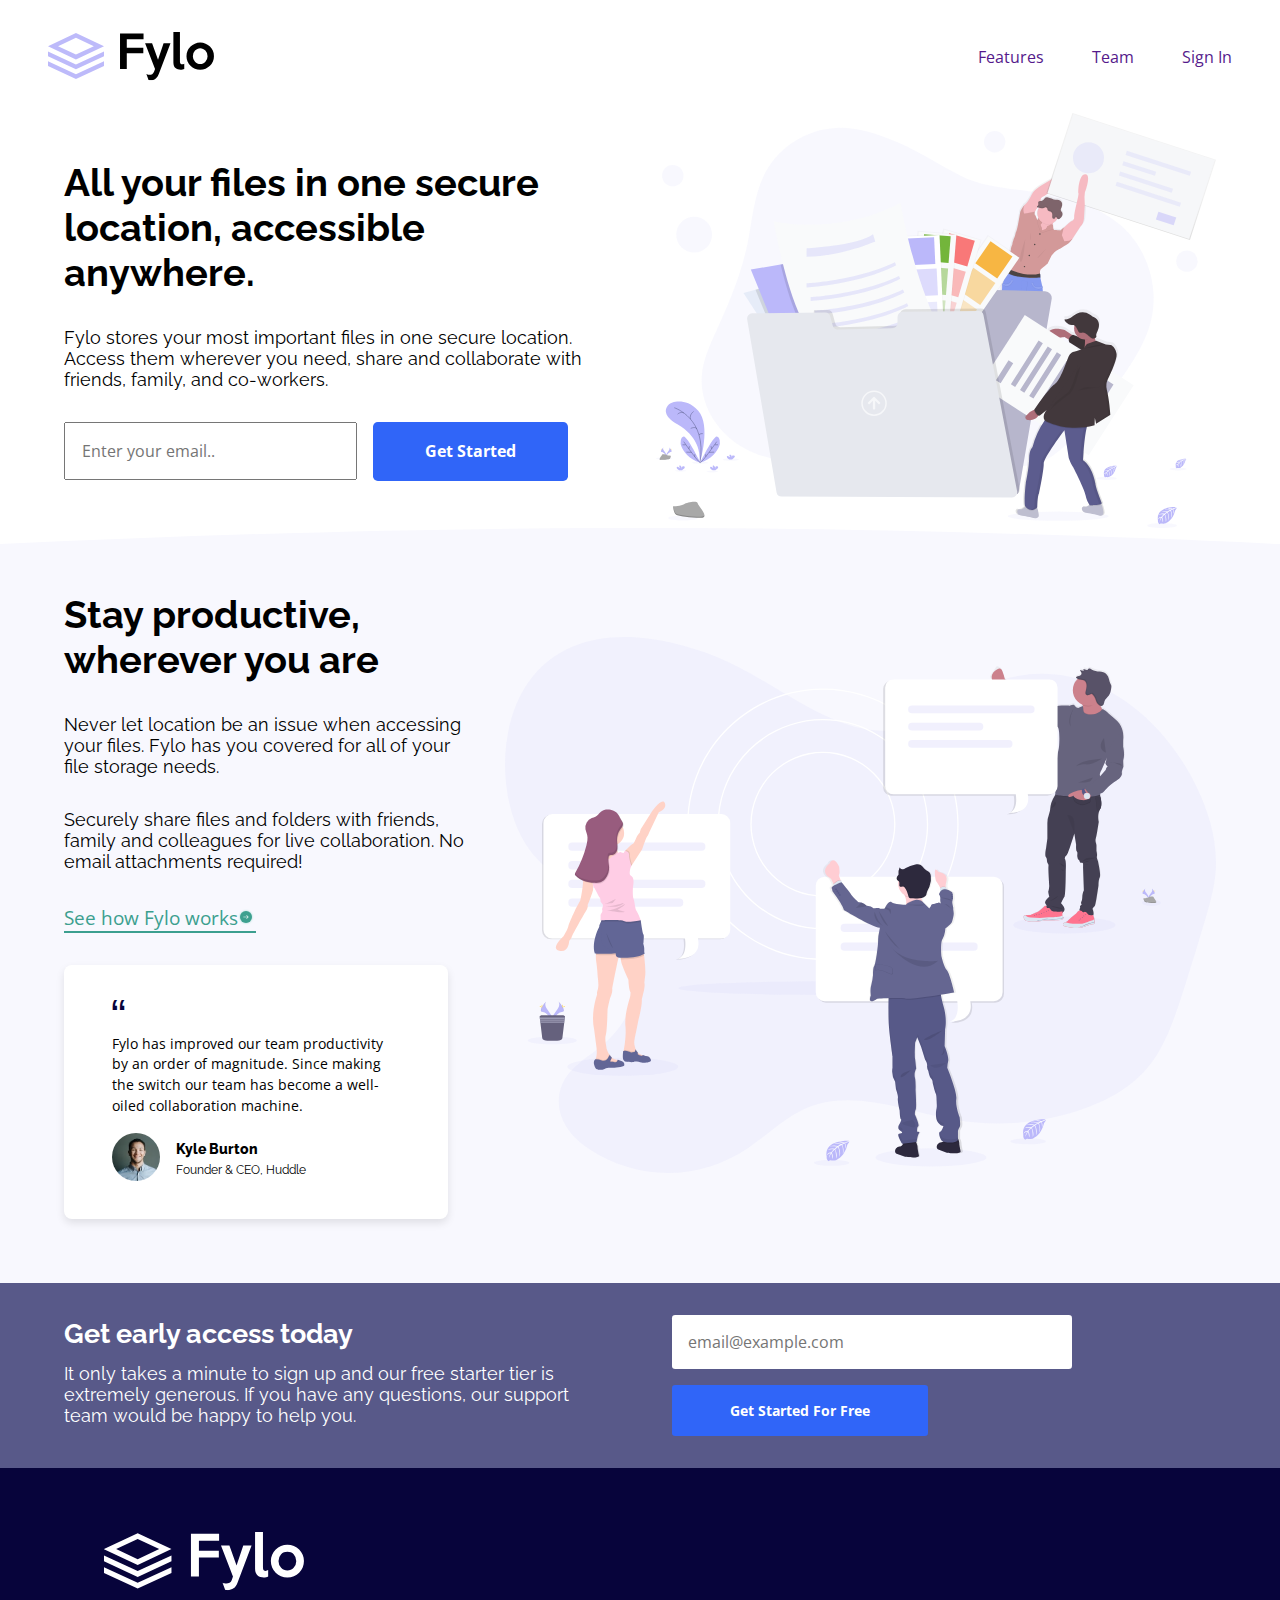
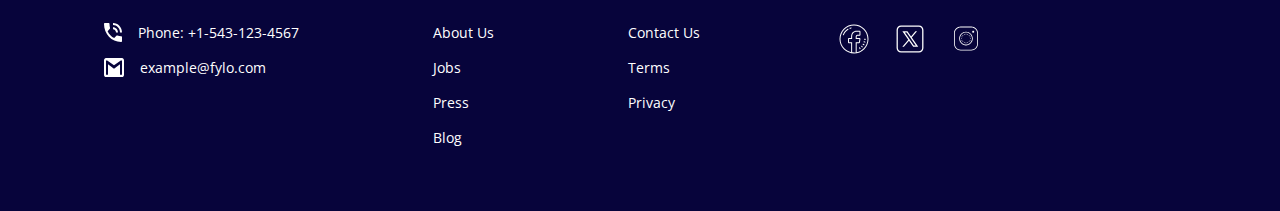
<file: index.html>
<!DOCTYPE html>
<html lang="en">
<head>
  <meta charset="UTF-8">
  <meta name="viewport" content="width=device-width, initial-scale=1.0"> <!-- displays site properly based on user's device -->
  <link rel="icon" type="image/png" sizes="32x32" href="./images/favicon-32x32.png">
  <link rel="preconnect" href="https://fonts.googleapis.com">
  <link rel="preconnect" href="https://fonts.gstatic.com" crossorigin>
  <link href="https://fonts.googleapis.com/css2?family=Open+Sans:ital,wght@0,300..800;1,300..800&family=Raleway:ital,wght@0,100..900;1,100..900&display=swap" rel="stylesheet">
  <title>Frontend Mentor | Fylo landing page with two column layout</title>
  <link rel="stylesheet" href="style.css">
</head>
<body>
<div class="Wrapper">
  <div class="Container"> 
    <nav class="nav-bar">
      <div class="logo">
        <img src="images/logo.svg" alt="">
      </div>
      <div class="nav-links">
        <ul>
          <li><a href="">Features</a></li>
          <li><a href="">Team</a></li>
          <li><a href="">Sign In</a></li>
        </ul>
      </div>
    </nav>
    <main>
      <section>
        <div class="serv-desc">
          <h2>All your files in one secure location, accessible anywhere.</h2>
          <p> Fylo stores your most important files in one secure location. 
            Access them wherever you need, share and collaborate with friends, 
            family, and co-workers.
          </p>
          <div class="email-txtbox">
            <input type="email" placeholder="Enter your email..">
            <button>Get Started</button>
          </div>
        </div>
        <div class="img-desc">
          <img src="/images/illustration-1.svg" alt="img-1-people holding yidiyada">
        </div>
      </section>
      <section class="background-sec">
      <div class="overall">
        <div  class="serv-desc">
          <h2> Stay productive, wherever you are</h2>
            <p> Never let location be an issue when accessing your files. Fylo has you 
              covered for all of your file storage needs.
            </p>
            <p>
              Securely share files and folders with friends, family and colleagues for 
              live collaboration. No email attachments required!
            </p>
            <a href=""><span>See how Fylo works<img src="./images/icon-arrow.svg" alt=""></span></a>
            <div class="testimonial-card">
              <div>
                <img src="/images/icon-quotes.svg" alt="">
              </div>
              <div>
                Fylo has improved our team productivity by an order of magnitude. Since making the switch our team has become a well-oiled collaboration machine.
              </div>
              <div class="profile-testimonial">
                <div class="profile-img">
                  <img src="./images/avatar-testimonial.jpg" alt="">
                </div>
                <div class="name-position">
                  <h1 class="name">Kyle Burton</h1>
                  <p class="position">Founder & CEO, Huddle</p>
                </div>
              </div>
            </div>
        </div>
        <div class="img-desc">
          <img src="/images/illustration-2.svg" alt="">
        </div>
      </div>
      </section>
    </main>
    <section class="banner-overall">
    <div class="banner">
     <div class="get-access-box">
      <h2>Get early access today</h2>
      <p>It only takes a minute to sign up and our free starter tier is extremely generous. If you have any questions, our support team would be happy to help you.</p>
     </div>
     <div class="get-access-input-bx">
      <input type="email" name="" placeholder="email@example.com">
      <button>Get Started For Free</button>
     </div>
    </div>
  </section>
  </div>
</body>
<footer>
  <div class="footer-overall">
  <img src="./images/logo.svg" alt="" class="buttom-logo">
  <div>
    <ul>
      <li><img src="./images/icon-phone.svg" alt=""> Phone: +1-543-123-4567</li>
      <li> <img src="./images/icon-email.svg" alt="">example@fylo.com</li>
    </ul>
    <ul>
      <li><a href="">About Us</a></li>
      <li><a href="">Jobs</a></li>
      <li><a href="">Press</a></li>
      <li><a href="">Blog</a></li>
    </ul>
    <ul>
      <li><a href="">Contact Us</a></li>
      <li><a href="">Terms</a></li>
      <li><a href="">Privacy</a></li>
    </ul>
    <ul class="socials">
      <li><a href=""><img src="./images/icons8-facebook.svg" alt=""></a><a href=""><img src="./images/icons8-twitter.svg" alt=""></a><a href=""><img src="./images/icons8-instagram.svg" alt=""></a></li>
    </ul>
  </div>
</div>
</footer>
</html>
</file>
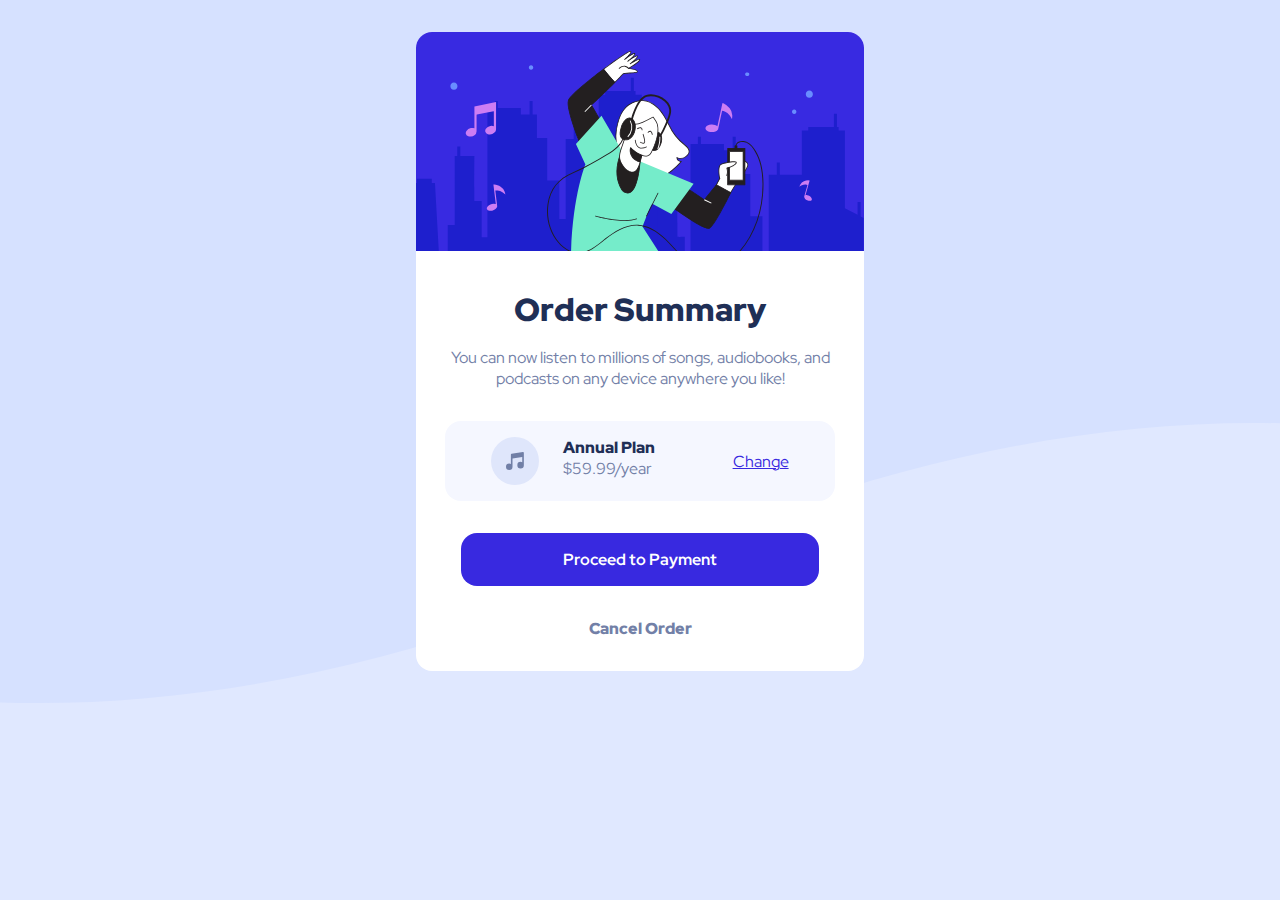
<file: order-summary-component-main/index.html>
<!DOCTYPE html>
<html lang="en">
<head>
  <meta charset="UTF-8">
  <meta name="viewport" content="width=device-width, initial-scale=1.0"> <!-- displays site properly based on user's device -->
  <link rel="icon" type="image/png" sizes="32x32" href="./images/favicon-32x32.png">
  <link rel="stylesheet" href="style.css">
  <link rel="preconnect" href="https://fonts.googleapis.com">
<link rel="preconnect" href="https://fonts.gstatic.com" crossorigin>
<link href="https://fonts.googleapis.com/css2?family=Red+Hat+Display:ital,wght@0,300..900;1,300..900&display=swap" rel="stylesheet">
  <title>Frontend Mentor | Order summary card</title>
</head>
<body>
  <div class="Wrapper">
    <div class="content">
      <div class="hero">
        <img src="./images/illustration-hero.svg" alt="">
      </div>
      <div class="summary">
        <h1>Order Summary</h1>
        <p>You can now listen to millions of songs, audiobooks, and podcasts on any device anywhere you like!</p>
      </div>
      <div class="plan">
        <div class="plan-details">
          <img src="./images/icon-music.svg" alt="">
          <section>
            <p class="annual-plan">Annual Plan</p>
            <p class="price">$59.99/year</p>
          </section>
        </div>
        <a href="">Change</a>
      </div>
      <div class="payment">
        <a href="" class="payment-link">Proceed to Payment</a>
        <a href="" class="cancel">Cancel Order</a>
      </div>
    </div>
  </div>
</body>
</html>
</file>
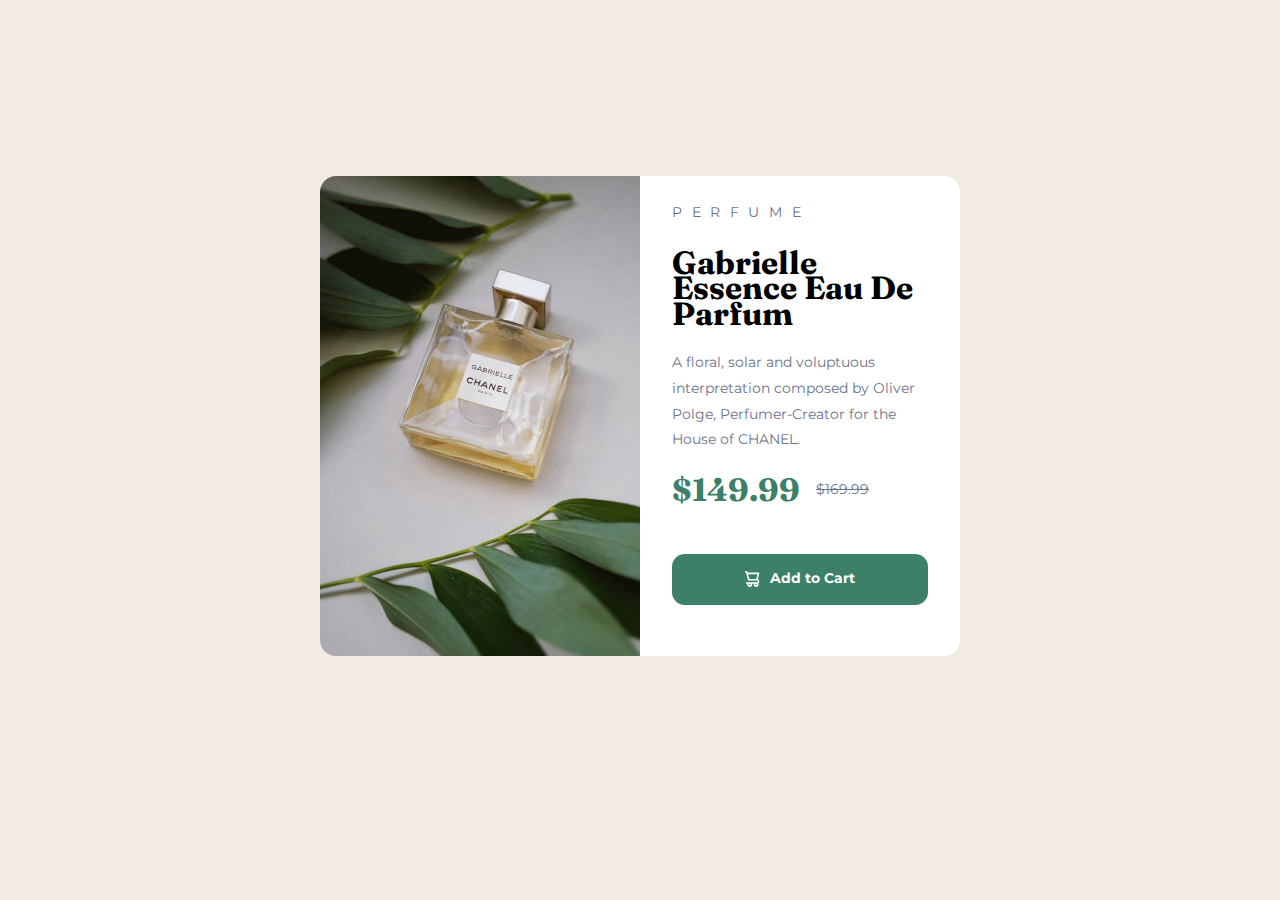
<file: product-preview-card-component-main/index.html>
<!DOCTYPE html>
<html lang="en">
<head>
  <meta charset="UTF-8">
  <meta name="viewport" content="width=device-width, initial-scale=1.0"> <!-- displays site properly based on user's device -->
  <link rel="icon" type="image/png" sizes="32x32" href="./images/favicon-32x32.png">
  <title>Frontend Mentor | Product preview card component</title>
  <link rel="preconnect" href="https://fonts.googleapis.com">
  <link rel="preconnect" href="https://fonts.gstatic.com" crossorigin>
  <link href="https://fonts.googleapis.com/css2?family=Fraunces:ital,opsz,wght@0,9..144,100..900;1,9..144,100..900&family=Montserrat:ital,wght@0,100..900;1,100..900&display=swap" rel="stylesheet">
  <link rel="stylesheet" href="style.css">
</head>
<body>
  <div class="Wrapper">
    <div class="content">
      <picture class="perf">
        <source media="(min-width: 464px)"
        srcset="./images/image-product-desktop.jpg" 
        />
        <img src="./images/image-product-mobile.jpg" alt="">
      </picture>
      <div class="perfume-decs">
        <p class="title_1">PERFUME</p>
        <h1 class="title_2">Gabrielle Essence Eau De Parfum</h1>
          <p class="perf-backg">A floral, solar and voluptuous interpretation composed by Oliver Polge, Perfumer-Creator for the House of CHANEL.</p>

          <div class="pricing">
            <h1 class="new-price">$149.99</h1>
            <p class="old-price">$169.99</p>
          </div>

          <button class="add-to-cart"><img src="./images/icon-cart.svg" alt=""> Add to Cart</button>
      </div>
    </div>
  </div>
</body>
</html>
</file>
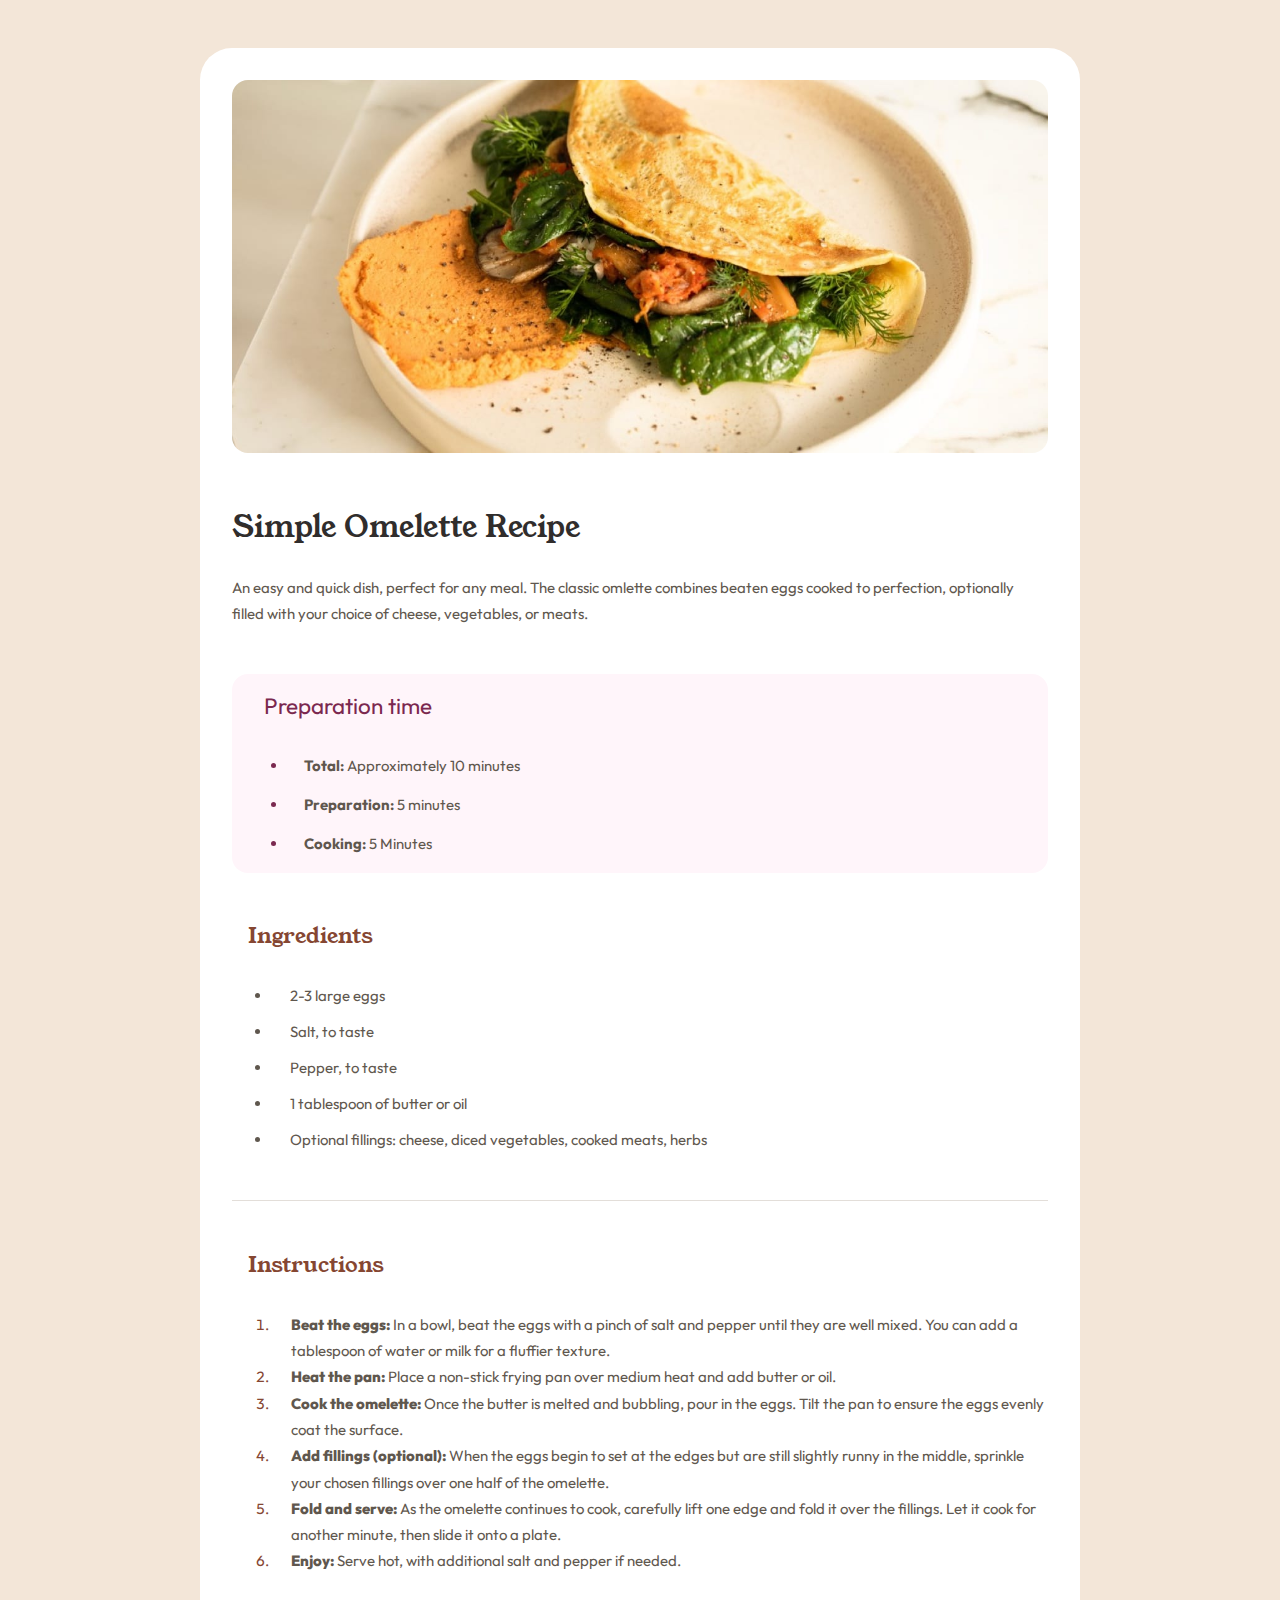
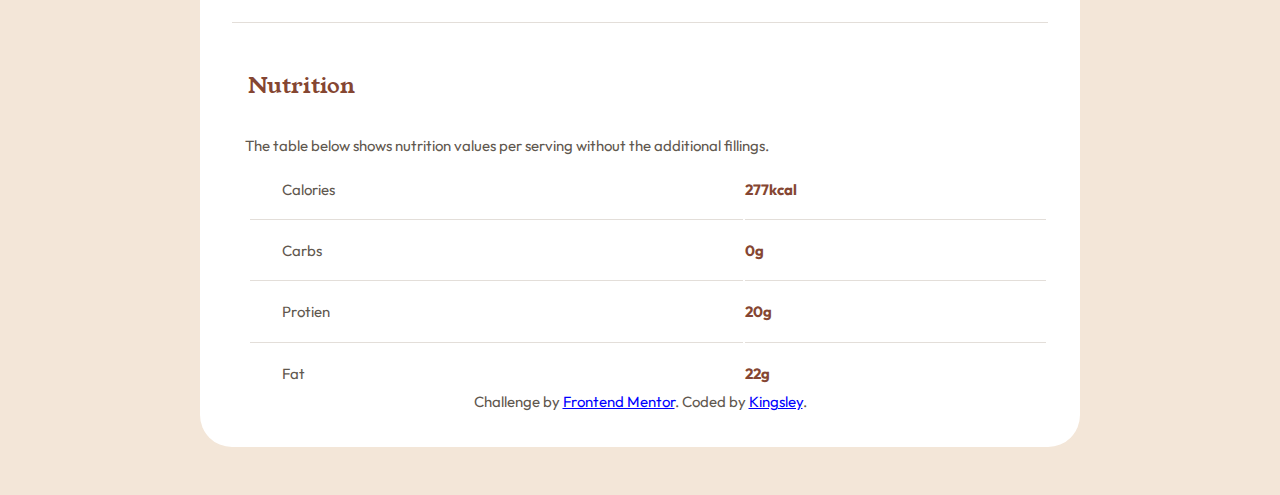
<file: Simple Omelette Recipe/index.html>
<!DOCTYPE html>
<html lang="en">
<head>
    <meta charset="UTF-8">
    <meta name="viewport" content="width=device-width, initial-scale=1.0">
    <title>Document</title>
    <link rel="stylesheet" href="style.css">
    <link rel="preconnect" href="https://fonts.googleapis.com">
    <link rel="preconnect" href="https://fonts.gstatic.com" crossorigin>
    <link href="https://fonts.googleapis.com/css2?family=Outfit:wght@100..900&family=Young+Serif&display=swap" rel="stylesheet">
</head>
<body>
    <div class="widthWrapper">
        <div class="content">
            <div class="featured-image">    
                <img src="./image-omelette.jpeg" alt="">
            </div>
            <div class="content-inner">
                <div class="intro">
                    <h1>Simple Omelette Recipe</h1>
                    <p>
                        An easy and quick dish, perfect for any meal. The classic omlette combines beaten eggs cooked to perfection, optionally filled 
                        with your choice of cheese, vegetables, or meats.
                    </p>
                </div>
                <div class="prep-time">
                    <h2>Preparation time</h2>
                    <ul>
                        <li><span>Total:</span> Approximately 10 minutes</li>
                        <li><span>Preparation:</span> 5 minutes</li>
                        <li><span>Cooking:</span> 5 Minutes</li>
                    </ul>
                </div>
                <div class="ingredients">
                    <h2>Ingredients</h2>
                    <ul>
                        <li><span>2-3 large eggs</span></li>
                        <li><span>Salt, to taste</span></li>
                        <li><span>Pepper, to taste</span></li>
                        <li><span>1 tablespoon of butter or oil</span></li>
                        <li><span>Optional fillings: cheese, diced vegetables, cooked meats, herbs</span></li>
                    </ul>
                </div>
                <div class="instructions">
                    <h2 style="padding-left: 1rem;">Instructions</h2>
                    <ol class="instruc-list">
                        <li>
                          <span>Beat the eggs:</span> In a bowl, beat the eggs with a pinch of salt and pepper until they are well mixed. 
                          You can add a tablespoon of water or milk for a fluffier texture.
                        </li>
                        <li>
                          <span>Heat the pan:</span> Place a non-stick frying pan over medium heat and add butter or oil.
                        </li>
                        <li>
                          <span>Cook the omelette:</span> Once the butter is melted and bubbling, pour in the eggs. Tilt the pan to ensure 
                          the eggs evenly coat the surface.
                        </li>
                        <li>
                          <span>Add fillings (optional):</span> When the eggs begin to set at the edges but are still slightly runny in the 
                          middle, sprinkle your chosen fillings over one half of the omelette.
                        </li>
                        <li>
                          <span>Fold and serve:</span> As the omelette continues to cook, carefully lift one edge and fold it over the 
                          fillings. Let it cook for another minute, then slide it onto a plate.
                        </li>
                        <li>
                          <span>Enjoy:</span> Serve hot, with additional salt and pepper if needed.
                        </li>
                      </ol>
                </div>
                <div class="nutrition">
                    <h2>Nutrition</h2>
                    <p style="padding-left: 0.8rem;">The table below shows nutrition values per serving without the additional fillings.</p>
                    <table>
                        <tr>
                            <th>Calories</th>
                            <td>277kcal</td>
                        </tr>
                        <tr>
                            <th scope="row">Carbs</th>
                            <td>0g</td>
                        </tr>
                        <tr>
                            <th scope="row">Protien</th>
                            <td>20g</td>
                        </tr>
                        <tr>
                            <th scope="row">Fat</th>
                            <td>22g</td>
                        </tr>
                    </table>
                </div>
            </div>
            <div class="attribution">
                Challenge by <a href="https://www.frontendmentor.io?ref=challenge" target="_blank">Frontend Mentor</a>. 
                Coded by <a href="#">Kingsley</a>.
            </div>
        </div>
    </div>
</body>
</html>
</file>
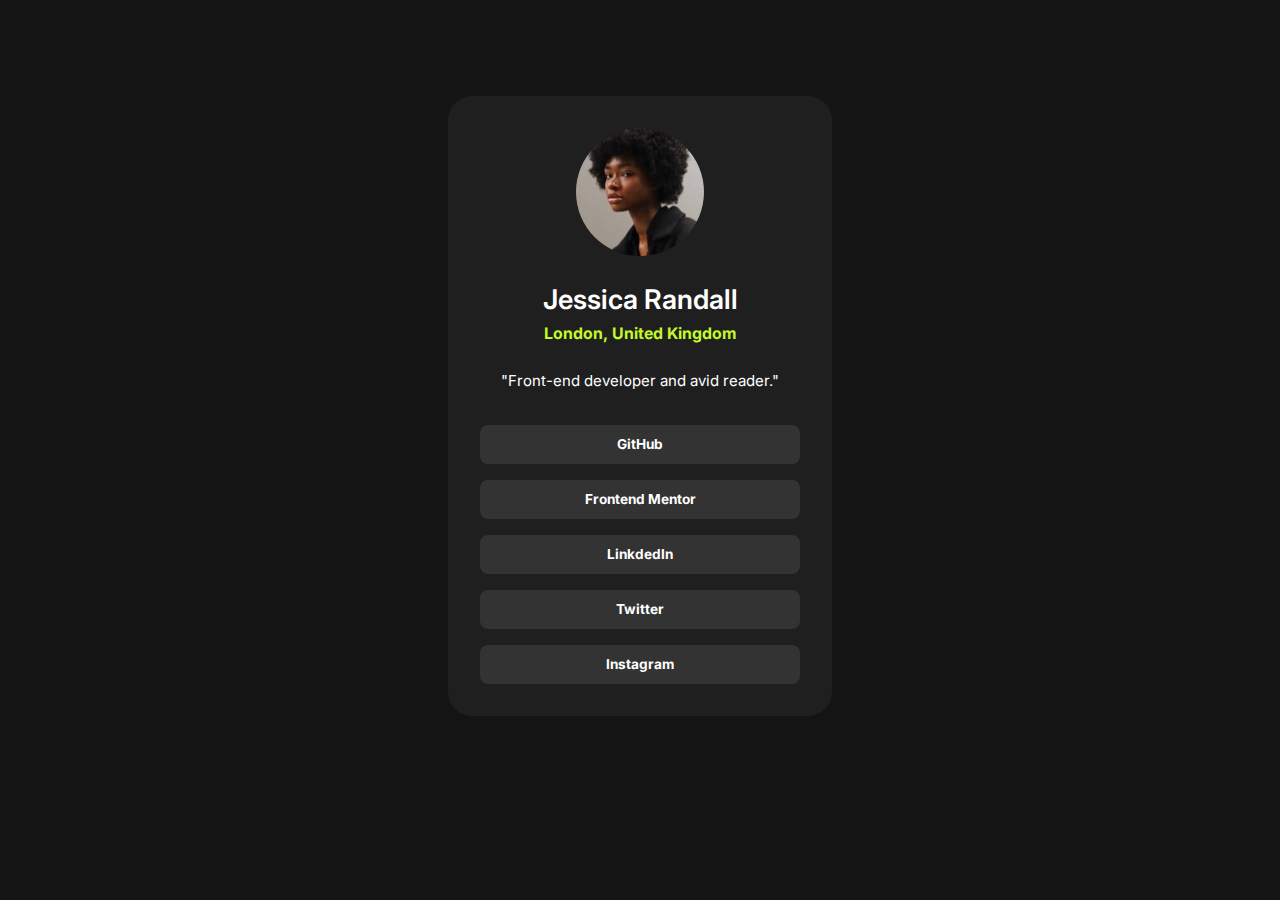
<file: social-links-profile/index.html>
<!DOCTYPE html>
  <html lang="en">
  <head>
    <meta charset="UTF-8">
    <meta name="viewport" content="width=device-width, initial-scale=1.0">
    <title>Social links profile</title>
    <link rel="icon" type="image/png" sizes="32x32" href="./favicon-32x32.png">
    <link rel="stylesheet" href="style.css">
    <link rel="preconnect" href="https://fonts.googleapis.com">
    <link rel="preconnect" href="https://fonts.gstatic.com" crossorigin>
    <link href="https://fonts.googleapis.com/css2?family=Inter:wght@100..900&family=Outfit:wght@100..900&family=Young+Serif&display=swap" rel="stylesheet">
  </head>
  <body>
    <div class="Wrapper">
        <div class="content">
            <div class="profile-image">
                <img src="./avatar-jessica.jpeg" alt="">
            </div>
            <div class="profile">
                <section class="username">Jessica Randall</section>
                <section class="location"><h3>London, United Kingdom</h3></section>
                <section class="about"><p>"Front-end developer and avid reader."</p></section>
            </div>
            
                <ul class="buttons">
                  <li><a href="#">GitHub</a></li>
                  <li><a href="">Frontend Mentor</a></li>
                  <li><a href="">LinkdedIn</a></li>
                  <li><a href="">Twitter</a></li>
                  <li><a href="">Instagram</a></li>
                </ul>
         
        </div>
    </div>
  </body>
  </html>
</file>
<file: style.css>
:root{
    --Very-Dark-Blue: hsl(243, 87%, 12%);
    --Desaturated-Blue: hsl(238, 22%, 44%);
    --Bright-Blue: hsl(224, 93%, 58%);
    --Moderate-Cyan: hsl(170, 45%, 43%);
    --Light-Grayish-Blue: hsl(240, 75%, 98%);
    --Light-Gray: hsl(0, 0%, 75%);
}

/*---------------------------------------------------RESET--------------------------------------------------------*/
/*
  1. Use a more-intuitive box-sizing model.
*/
*, *::before, *::after {
    box-sizing: border-box;
  }
  /*
    2. Remove default margin
  */
  * {
    margin: 0;
  }
  /*
    Typographic tweaks!
    3. Add accessible line-height
    4. Improve text rendering
  */
  body {
    -webkit-font-smoothing: antialiased;
    background-color: var(--cream);
    font-size: 0.875rem;
    font-family: "Open Sans", sans-serif;
  }
  /*
    5. Improve media defaults
  */
  img, picture, video, canvas, svg {
    display: block;
    max-width: 100%;
  }
  /*
    6. Remove built-in form typography styles
  */
  input, button, textarea, select {
    font: inherit;
  }
  /*
    7. Avoid text overflows
  */
  p, h1, h2, h3, h4, h5, h6 {
    overflow-wrap: break-word;
    font-family: "Raleway", sans-serif;
  }
  /*
    8. Create a root stacking context
  */
  #root, #__next {
    isolation: isolate;
  }
  /*----------------------------------------------------------Content CSS------------------------------------------------*/
.Wrapper{
    width: 100%;
}

  .Container{
    width: 100%;
    display: flex;
    flex-direction: column;
}

.nav-bar{
    display: flex;
    justify-content: space-between;
    align-items: center;
    padding: 2rem 3rem;
    font-size: 1rem;
    width: 100%;
    max-width: 1440px;
    margin: 0 auto;
}

.nav-links ul,a{
    list-style-type: none;
    display: flex;
    gap: 3rem;
    text-decoration: none;
}

.logo img{
    max-width: 100%;
    height: auto;
}

main section{
    display: flex;  
    align-items: center;
    justify-content: space-between;
    gap: 2rem;
    padding: 0 4rem;
    width: 100%;
}

main section:first-of-type{
    max-width: 1440px;
    margin: 0 auto;
}

main section > div{
    width: 50%;
}

.serv-desc{
    display: flex;
    flex-direction: column;
    gap: 2rem;
}


.serv-desc h2{
    font-size: 2.4rem;
    max-width: 40rem;
}

.serv-desc p{
    font-size: 1.125rem;
    max-width: 36rem;
}

.serv-desc a{
    color: var(--Moderate-Cyan);
    font-size: 1.2rem;
    border-bottom: 2px solid;
    text-decoration: none;
    max-width: 12rem;
}

.serv-desc img{
    display: inline;
}

.img-desc img{
    object-fit: contain;
    max-width: 100%;
    max-height: 100%;
}

.img-desc{
    display: flex;
    justify-content: center;
    align-items: center;
}

.email-txtbox{
    display: flex;
    align-items: center;
    width: 90%;
}

.serv-desc input{
    font-size: 1rem;
    padding: 1rem;
    margin-right: 1rem;
    width: 60%;
    outline: none;
}

.serv-desc button{
    background-color: var(--Bright-Blue);
    font-size: 1rem;
    padding: 1.15rem 1rem;
    color: white;
    border-radius:0.3rem;
    border: none;
    font-weight: 600;
    cursor: pointer;
    font-weight: bolder;
    width: 40%;
}

.testimonial-card{
    background-color: white;
    max-width: 24rem;
    border-radius: 0.5rem;
    box-shadow: 0 4px 8px rgba(0, 0, 0, 0.1);
    padding: 2rem 3rem;
    display: flex;
    flex-direction: column;
    gap: 1rem;
    line-height: 1.3rem;
}

.profile-testimonial{
    display: flex;
    align-items: center;
    gap: 1rem;
}

.profile-img{
    border-radius: 1rem;
}

.profile-img img{
    border-radius: 2rem;
    width: 3rem;
}

.name{
    font-size: .9rem;
    font-weight: 800;
}

.name-position p{
    font-size: 0.77rem;
}

.banner{
    display: flex;
    width: 100%;
    color: white;
    max-width: 1440px;
    margin: 0 auto;
}

.banner-overall{
    background-color: var(--Desaturated-Blue);
}

.get-access-box{
    width: 50%;
    display: flex;
    flex-direction: column;
    gap: 1.25rem;
    justify-content: center;
    line-height: 1.3rem;
    padding: 1rem 4rem;
}

.get-access-box h2{
    font-size: 1.7rem;
}

.get-access-box p{
    font-size: 1.1rem;
    max-width: 33rem;
}

.get-access-input-bx{
    width: 50%;
    padding: 2rem;
    display: flex;
    flex-direction: column;
    gap: 1rem;
}

.get-access-input-bx input{
    width: 100%;
    max-width: 25rem;
    font-size: 1rem;
    padding: 1rem;
    border-radius: 0.2rem;
    border: none;
    outline: none;
}

.get-access-input-bx button{
    width: 100%;
    max-width: 16rem;
    padding: 1rem 0;
    color: white;
    background-color: var(--Bright-Blue);
    border: none;
    border-radius: 0.2rem;
    cursor: pointer;
    font-weight: bolder;
}

.background-sec{
    background-image: url(./images/bg-curve-desktop.svg);
    background-size: cover;
    background-position: center;
    background-repeat: no-repeat;
    width: 100%;
    padding: 4rem;
}

.background-sec .overall{
    display: flex;  
    align-items: center;
    justify-content: space-between;
    gap: 2rem;
    width: 100%;
    max-width: 1440px;
    margin: 0 auto;
    padding: 0 4rem;
}


footer{
    padding: 4rem 2rem;
    background-color: #07043b;
    color: white;
}

.footer-overall{
    display: flex;
    flex-direction: column;
    width: 100%;
    max-width: 1440px;
    margin: 0 auto;
    padding: 0 2rem;
}

.buttom-logo{
    padding-left: 2.5rem;
    margin-bottom: 2rem;
    filter: brightness(0) invert(1);
    width: 15rem;
}

footer div{
    display: flex;
    justify-content: space-between;
    width: 80%;
}

footer ul{
    list-style-type: none ;
    display: flex;
    flex-direction: column;
    gap: 1rem;
}

footer li{
    display: inline-flex;
    gap: 1rem;
    color: white;
}

footer li > a{
    color: white;
}

footer li > a:hover{
    color: blue;
}

.socials img{
    width: 2.5rem;
    filter: brightness(0) invert(1);
    height: 2rem;  
}

@media (max-width: 826px) {
    main section{
        width: 100%;
        display: flex;
        flex-direction: column-reverse;
        gap: 2rem;
        padding: 0 1rem;
        text-align: center;
    }

    main section > div{
        width: 100%;
    }
    
    .logo img{
        width: 5rem;
        
    }

    .nav-links ul,a{
        list-style-type: none;
        display: flex;
        gap: 1rem;
        text-decoration: none;
    }

    .nav-bar{
        padding: 2rem 1rem;
        font-size: 0.8rem;
    }

    .serv-desc{
        align-items: center;
    }
    
    .serv-desc p{
        font-size: 1.125rem;
        max-width: 100%;
    }
    
    .background-sec .overall{
        width: 100%;
        display: flex;
        flex-direction: column-reverse;
        gap: 2rem;
        text-align: center;
        padding: 0 1rem;
    }

    .background-sec{
        background-image: url(./images/bg-curve-mobile.svg);
        background-size: cover;
        background-position: center;
        background-repeat: no-repeat;
        width: 100%;
        padding: 4rem;
    }

    .email-txtbox{
        display: flex;
        flex-direction: column;
        justify-content: center;
        width: 100%;
        gap: 1rem;
    }

    .email-txtbox input{
        width: 100%;
        margin: 0;
    }

    .email-txtbox button{
        width: 100%;
        padding: 1.2rem 0;
    }
   
    .banner{
        flex-direction: column;
        align-items: center;
        width: 100%;
    }

    .banner div{
        width: 100%;
    }

    .get-access-box{
        text-align: center;
        align-items: center;
        width: 100%;
        padding: 1rem !important;
    }

    footer div{
        display: flex;
        flex-direction: column;
        gap: 3.4rem;
    }

    .socials{
        align-items: center;
    }

    body {
        font-size: 0.8rem;
      }

      .serv-desc h2{
        font-size: 2rem;
    }
    
    .serv-desc p{
        font-size: 1rem;
    }

    .background-sec{
        padding: 4rem 1rem;
    }

    footer{
        padding: 4rem 1rem;
    }
    
    .footer-overall{
        display: flex;
        flex-direction: column;
        width: 100%;
        max-width: 1440px;
        margin: 0 auto;
        padding: 0;
    }
}

@media (max-width:1430px) {
    .background-sec .overall{
        padding: 0;
    }
}
</file>
<file: order-summary-component-main/style.css>
:root{
    --pale-blue: hsl(225, 100%, 94%);
    --bright-blue: hsl(245, 75%, 52%);
    --very-pale-blue: hsl(225, 100%, 98%);
    --desaturated-blue: hsl(224, 23%, 55%);
    --dark-blue:hsl(223, 47%, 23%);

}

*{
    padding: 0;
    margin: 0;
    box-sizing: border-box;
}

body{
    font-family: "Red Hat Display", sans-serif;
    background-image: url(./images/pattern-background-desktop.svg);
    background-size: cover;
    background-repeat: no-repeat;
    background-position: center;
    background-color: var(--pale-blue);
}

.Wrapper{
    max-width: 32rem;
    margin: auto;
    padding: 2rem;
}

.content{
    width: 100%;
    display: flex;
    flex-direction: column;
    background-color: white;
    border-radius: 1rem;
    padding: 0rem 0rem 2rem 0rem;
    overflow: hidden;
}


.hero img{
    width: 100%;
}

.summary{
    display: flex;
    flex-direction: column;
    padding: 2rem;
    align-items: center;
    text-align: center;
    gap: 1rem;
}

.summary h1{
    color: var(--dark-blue);
    font-weight: 900;
}

.summary p{
    color: var(--desaturated-blue);
}

.plan{
    display: flex;
    justify-content: center;
    gap: 1rem;
    background-color: var(--very-pale-blue);
    padding: 1rem;
    margin: 0 1.8rem;
    border-radius: 1rem;
    align-items: center;
    justify-content: space-around;
    flex-grow: 1;
    flex-shrink: 1;
}

.plan a{
    color: var(--bright-blue);
}

.plan a:hover{
    text-decoration: none;
}

.plan-details{
    display: flex;
    gap: 1.5rem;
    min-width: 0;
}

.payment{
    display: flex;
    flex-direction: column;
    align-items: center;
    gap: 2rem;
    margin-top: 2rem;
}

.payment-link{
    background-color: var(--bright-blue);
    text-decoration: none;
    color: white;
    padding: 1rem 0rem;
    border-radius: 1rem;
    font-weight: 700;
    text-align: center;
    margin: 0 1rem;
    width: 80%;
    margin: 0rem 2rem;
}

.payment-link:hover{
    background-color: #766cf1;
}

.cancel{
    text-decoration: none;
    font-weight: 900;
    color: var(--desaturated-blue);
}

.cancel:hover{
    color: var(--dark-blue);
    font-weight: 900;
}

.price{
    color: var(--desaturated-blue);
}

.annual-plan{
    color: var(--dark-blue);
    font-weight: 900;
}

@media screen and (max-width : 389px){
    
    .plan{
        flex-wrap: wrap;
    }

    .Wrapper{
        max-width: 32rem;
        margin: auto;
        padding: 0.7rem;
    }
}
</file>
<file: product-preview-card-component-main/style.css>
:root{
    --dark-cyan: hsl(158, 36%, 37%);
    --cream: hsl(30, 38%, 92%);
    --very-dark-blue: hsl(212, 21%, 14%);
    --dark-grayish-blue: hsl(228, 12%, 48%);
    --White: hsl(0, 0%, 100%);
}

/*---------------------------------------------------RESET--------------------------------------------------------*/
/*
  1. Use a more-intuitive box-sizing model.
*/
*, *::before, *::after {
    box-sizing: border-box;
  }
  /*
    2. Remove default margin
  */
  * {
    margin: 0;
  }
  /*
    Typographic tweaks!
    3. Add accessible line-height
    4. Improve text rendering
  */
  body {
    -webkit-font-smoothing: antialiased;
    background-color: var(--cream);
    font-size: 0.875rem;
    font-family: "Montserrat", sans-serif;
  }
  /*
    5. Improve media defaults
  */
  img, picture, video, canvas, svg {
    display: block;
    max-width: 100%;
  }
  /*
    6. Remove built-in form typography styles
  */
  input, button, textarea, select {
    font: inherit;
  }
  /*
    7. Avoid text overflows
  */
  p, h1, h2, h3, h4, h5, h6 {
    overflow-wrap: break-word;
  }
  /*
    8. Create a root stacking context
  */
  #root, #__next {
    isolation: isolate;
  }
/*----------------------------------------------------------Content CSS------------------------------------------------*/

.Wrapper{
    display: flex;
    justify-content: center;
    align-items: center;
    padding: 1rem;
}

.content{
    display: flex;
    flex-direction: column;
    max-width: 40rem;
    background-color: white;
    border-radius: 1rem;
    overflow: hidden;
}

@media (min-width: 464px) {

    .Wrapper{
        display: grid;
        margin-top: 10rem;
    }
    .content{
        display: grid;
        grid-template-columns: 50% 50%;
        max-width:40rem;
    }

    .perf img{
      height: 100%;
      object-fit: cover;
    }
}

.perfume-decs{
    display: flex;
    flex-direction: column;
    padding: 1.5rem 2rem;
    gap: 1.5rem;
    line-height: 1.6rem;
    color: var(--dark-grayish-blue);
}

.title_1{
    letter-spacing: 0.6rem;
}

.title_2{
    font-family: "Fraunces",sans-serif;
    font-size: xx-large;
    color: black;
}


.pricing{
    display: flex;
    flex-wrap: wrap;
    gap: 1rem;
    color: var(--dark-cyan);
}

.new-price{
    font-size: xx-large;
    font-family: "Fraunces",sans-serif;
}

.old-price{
    color: var(--dark-grayish-blue);
    text-decoration:line-through;
}

.add-to-cart{
    display: flex;
    gap: 0.6rem;
    width: 100%;
    justify-content: center;
    align-items: center;
    margin: auto;
    padding: 0.8rem;
    color: white;
    border-radius: 0.8rem;
    background-color: var(--dark-cyan);
    border: none;
    font-weight: 700;
}

.add-to-cart:hover{
    background-color: hsl(158, 54%, 19%);
}
</file>
<file: Simple Omelette Recipe/style.css>
:root{
    --nutmeg: hsl(14,45%,36%);
    --dark-raspberry: hsl(332, 51%, 32%);
    --rose-white: hsl(330,100%,98%);
    --eggshell: hsl(30,54%,90%);
    --light-grey: hsl(30,15%,87%);
    --wenge-brown: hsl(30,10%,34%);
    --dark-charcoal: hsl(24,5%,18%);
}

body{
    background-color: var(--eggshell);
    padding: 0px;
    margin: 0px;
    font: 400 93.5%/176% "Outfit", san-serfi;
    color: var(--wenge-brown);
    box-sizing: border-box;
}

h2, h1{
    font-family: "Young Serif",serif;
    font-weight: 400;
    color: var(--nutmeg);
}

.content-inner h2{
    padding-left: 1rem;
}

.widthWrapper{
    padding: 0rem 2rem;
    max-width: 55rem;
    margin-inline: auto;
}

.content{
    background-color: white;
    margin: 3rem 0;
    border-radius: 2rem;
    padding-bottom: 2rem;
}   

.content-inner{
    padding: 0 2rem;
    display: grid;
    gap: 2rem;
}

.content-inner > *{
    display: grid;
}


.featured-image img{
    max-width: 100%;
    border-radius: 1rem;
} 

.featured-image{
    padding: 2rem;
}

h1{
    color: var(--dark-charcoal);
}

.prep-time{
    background-color: var(--rose-white);
    padding: 0 1rem;
    border-radius: 1rem;
}

.prep-time li::marker{
    color: var(--dark-raspberry);
}

.prep-time ul{
    display: grid;
    gap: 0.8rem;
}

.prep-time span{
    padding-left: 1rem;
    font-weight: 700;
}

.prep-time h2{
    color: var(--dark-raspberry);
    font-family: "Outfit",sans-serif;
}

.ingredients ul{
    display: grid;
    gap: 0.6rem;
}

.ingredients li{
    padding-left: 1.1rem;
}

.instructions span{
    font-weight: 800;
}

.instructions li::marker{
    color: var(--nutmeg);
}

.instructions li{
    padding-left: 1.2rem;
}

.nutrition table{
    padding-left: 1rem;
    gap: 8rem;
}

.nutrition tr > *{
   padding: 1rem 0;
}

.nutrition tr:not(:last-child) > *{
    border-bottom: 1px solid var(--light-grey);
}

.nutrition tr:last-child > *{
    padding-bottom: 0;
}

.nutrition tr:first-child > *{
    padding-top: 0;
}

.nutrition th{
    text-align: left;
    padding-left: 2rem;
    font-weight: 400;
}

.nutrition td{
    font-weight: 700;
    color: var(--nutmeg);

}

.instructions,.nutrition{
    border-top: 1px solid var(--light-grey);
    padding-top: 2rem;
} 

.attribution{
    text-align: center;
}

.attribution a{
    color: blue;
}

.attribution a:hover,
.attribution a:focus{
    color: red;
    text-decoration: none;
}

@media (max-width: 35rem){
    body{
        background-color: white;
    }
    .widthWrapper{
        padding: 0;
    }

    .featured-image{
        padding: 0;
    }

    .featured-image img{
        border-radius: 0;
    }

    .content{
        margin: 0;
    }
}
</file>
<file: social-links-profile/style.css>
:root{
    --Green: hsl(75, 94%, 57%);
    --dark-green: hsl(75,94,27%);
    --white: hsl(0, 0%, 100%);
    --grey-700: hsl(0, 0%, 20%);
    --grey-800: hsl(0, 0%, 12%);
    --grey-900: hsl(0, 0%, 8%);
}

* ::before,
* ::after,
*{
    margin: 0;
    padding: 0;
    box-sizing: border-box;
}

body{
    padding: 0;
    background-color: var(--grey-900);
    color: white;
    font: 400 85%/170% "Inter", system-ui,tahoma,sans-serif;
}

.Wrapper{
    max-width: 28rem;
    margin: auto;
    padding: 2rem;
}

.content{
    display: flex;
    flex-direction: column;
    gap: 2rem;
    background-color: var(--grey-800);
    padding: 2rem;
    border-radius: 1.5rem;
    margin-top: 4rem;
}

.profile-image{
 display: flex;
 justify-content: center;
}

.profile-image img{
    border-radius: 100%;
    width: 8rem;
}

.profile{
    display: flex;
    flex-direction: column;
    text-align: center;
}

.username{
    font-size:2em;
    font-weight: 600;
    margin-bottom: 0.7rem;
}

.location{
    margin-bottom: 1.5rem;
    color: var(--Green);
}

.about{
    font-size: 15px;
}

.buttons {
display: flex;
flex-direction: column;
gap: 1rem 0;
}

.buttons li{
    list-style: none;
    text-align: center;
    background-color: var(--grey-700);
    border-radius: .5rem;
    padding: 0.5rem 0;
}

.buttons a{
    text-decoration: none;
    color: white;
    font-weight: 700;
}

.buttons li:hover{
    background-color: var(--Green);
}
</file>
